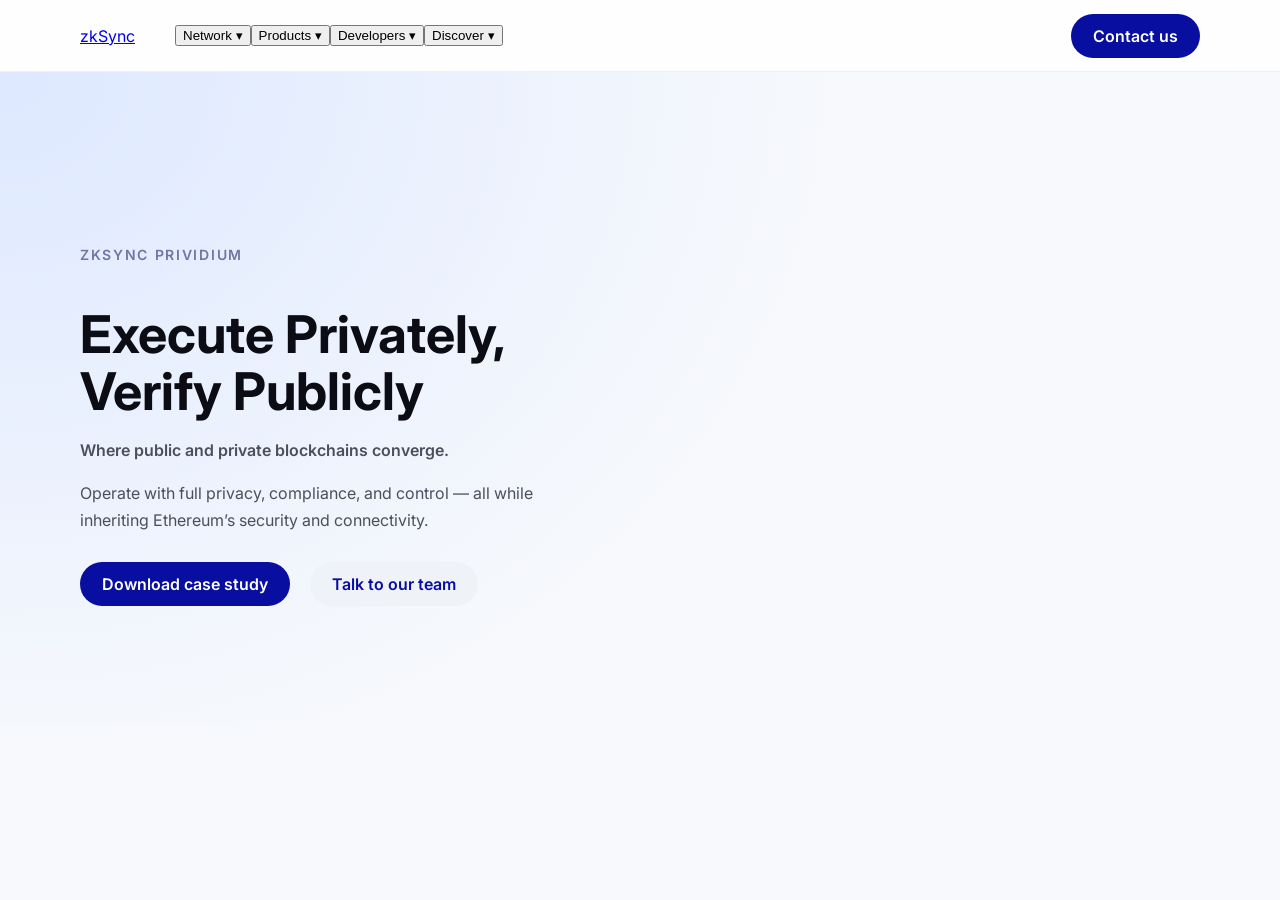
<file: header.html>
<!DOCTYPE html>
<html lang="en">
<head>
  <meta charset="UTF-8" />
  <title>ZKsync Prividium – Execute Privately, Verify Publicly</title>
  <meta name="viewport" content="width=device-width, initial-scale=1" />

  <!-- Inter font -->
  <link rel="preconnect" href="https://fonts.googleapis.com">
  <link rel="preconnect" href="https://fonts.gstatic.com" crossorigin>
  <link href="https://fonts.googleapis.com/css2?family=Inter:wght@400;500;600;700&display=swap" rel="stylesheet">

  <link rel="stylesheet" href="styles.css" />
</head>
<body>
  <div class="page">

    <!-- NAVBAR -->
    <header class="nav">
      <div class="nav-left">
        <a href="#" class="nav-logo">
          <!-- Quick SVG “ZKsync-ish” placeholder logo -->
          <span class="nav-logo-mark"></span>
          <span class="nav-logo-text">zkSync</span>
        </a>

        <nav class="nav-links">
          <button class="nav-link">
            <span>Network</span>
            <span class="nav-link-chevron">▾</span>
          </button>
          <button class="nav-link">
            <span>Products</span>
            <span class="nav-link-chevron">▾</span>
          </button>
          <button class="nav-link">
            <span>Developers</span>
            <span class="nav-link-chevron">▾</span>
          </button>
          <button class="nav-link">
            <span>Discover</span>
            <span class="nav-link-chevron">▾</span>
          </button>
        </nav>
      </div>

      <div class="nav-right">
        <a href="#contact" class="btn btn-primary btn-pill btn-nav">
          <span class="btn-bg-corner btn-bg-corner-left"></span>
          <span class="btn-bg-corner btn-bg-corner-right"></span>
          Contact us
        </a>
      </div>
    </header>

    <!-- HERO SECTION -->
    <main class="hero-wrapper">
      <section class="hero">
        <div class="hero-content">
          <p class="hero-eyebrow">ZKsync Prividium</p>

          <h1 class="hero-title">
            Execute Privately,<br />
            Verify Publicly
          </h1>

          <p class="hero-subtitle hero-subtitle-top">
            Where public and private blockchains converge.
          </p>

          <p class="hero-subtitle">
            Operate with full privacy, compliance, and control — all while inheriting
            Ethereum’s security and connectivity.
          </p>

          <div class="hero-actions">
            <a href="#" class="btn btn-primary btn-pill">
              <span class="btn-bg-corner btn-bg-corner-left"></span>
              <span class="btn-bg-corner btn-bg-corner-right"></span>
              Download case study
            </a>

            <a href="#contact" class="btn btn-secondary btn-pill">
              Talk to our team
            </a>
          </div>
        </div>

        <div class="hero-visual">
          <!-- Simplified hero visualization based on your Figma composition -->
          <div class="hero-orbit hero-orbit-outer"></div>
          <div class="hero-orbit hero-orbit-middle"></div>
          <div class="hero-orbit hero-orbit-inner"></div>
          <div class="hero-core">
            <div class="hero-core-inner"></div>
          </div>
        </div>
      </section>
    </main>

  </div>
</body>
</html>
</file>
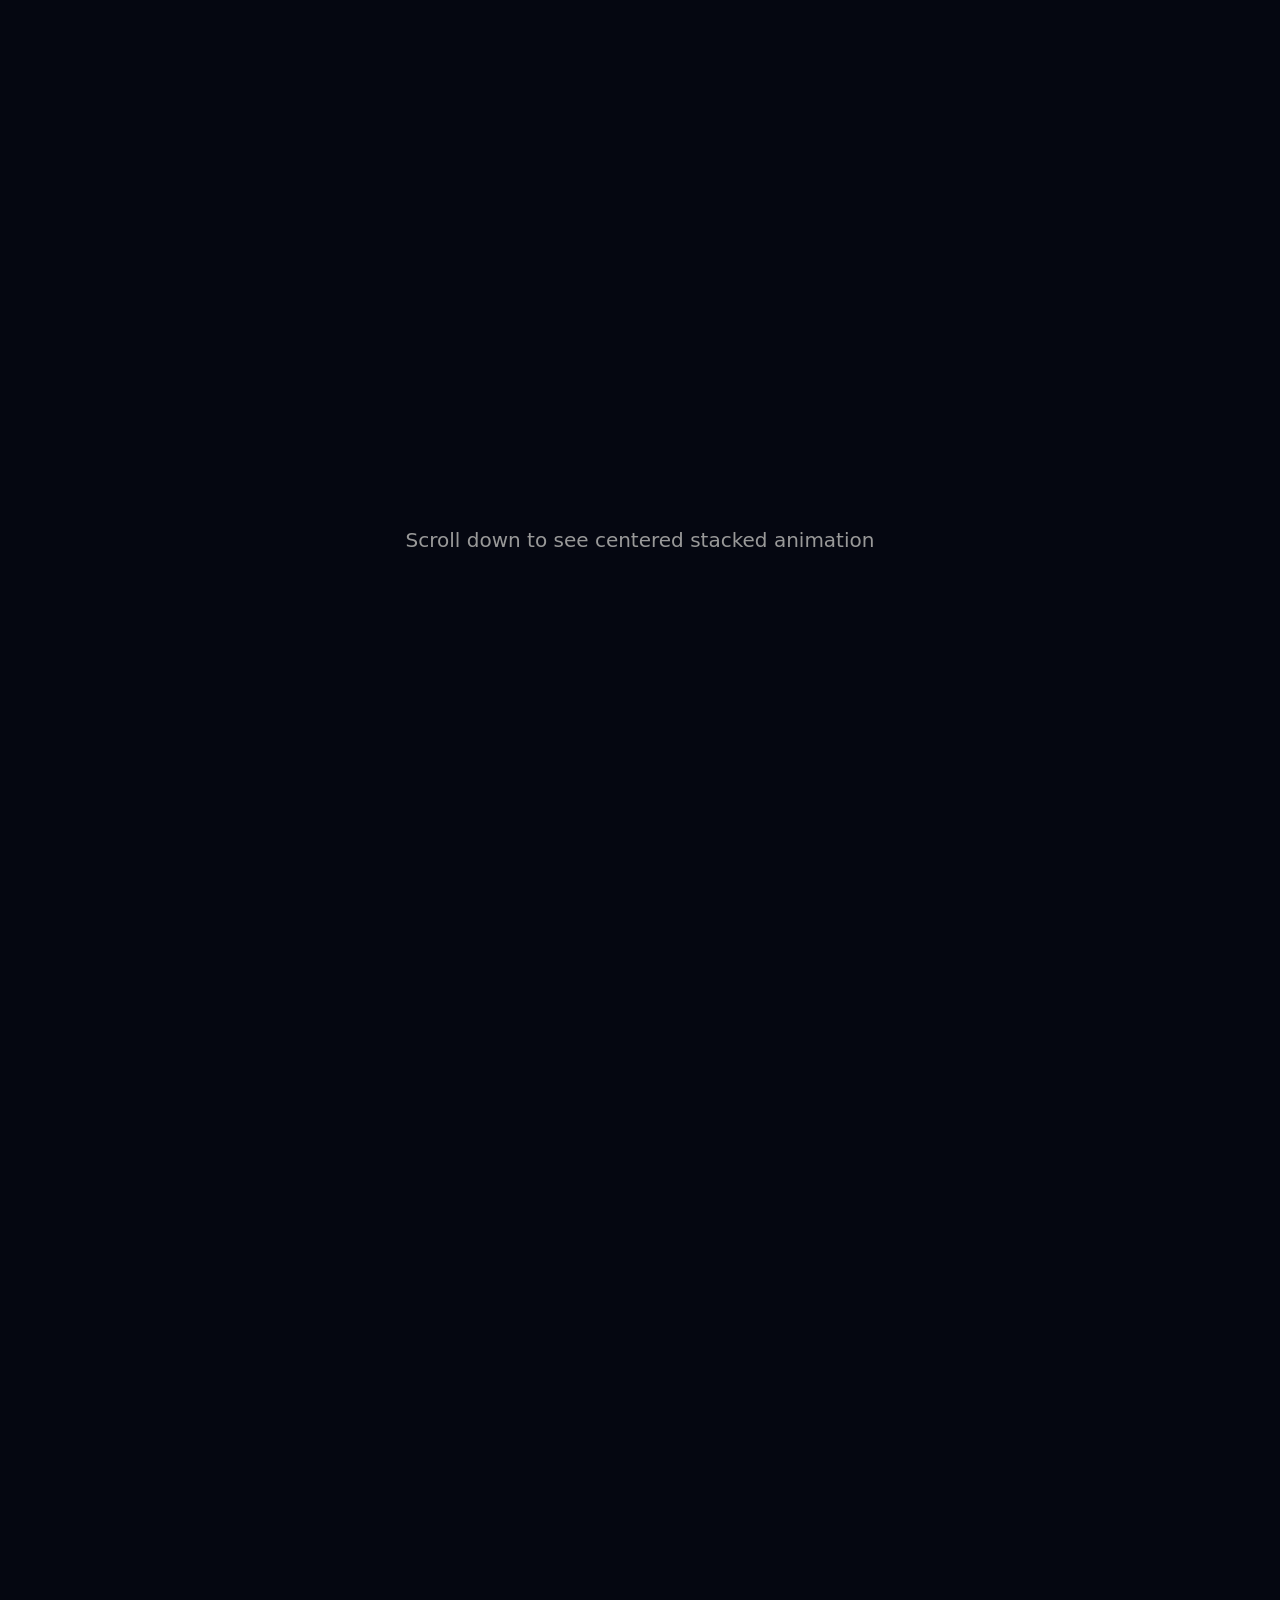
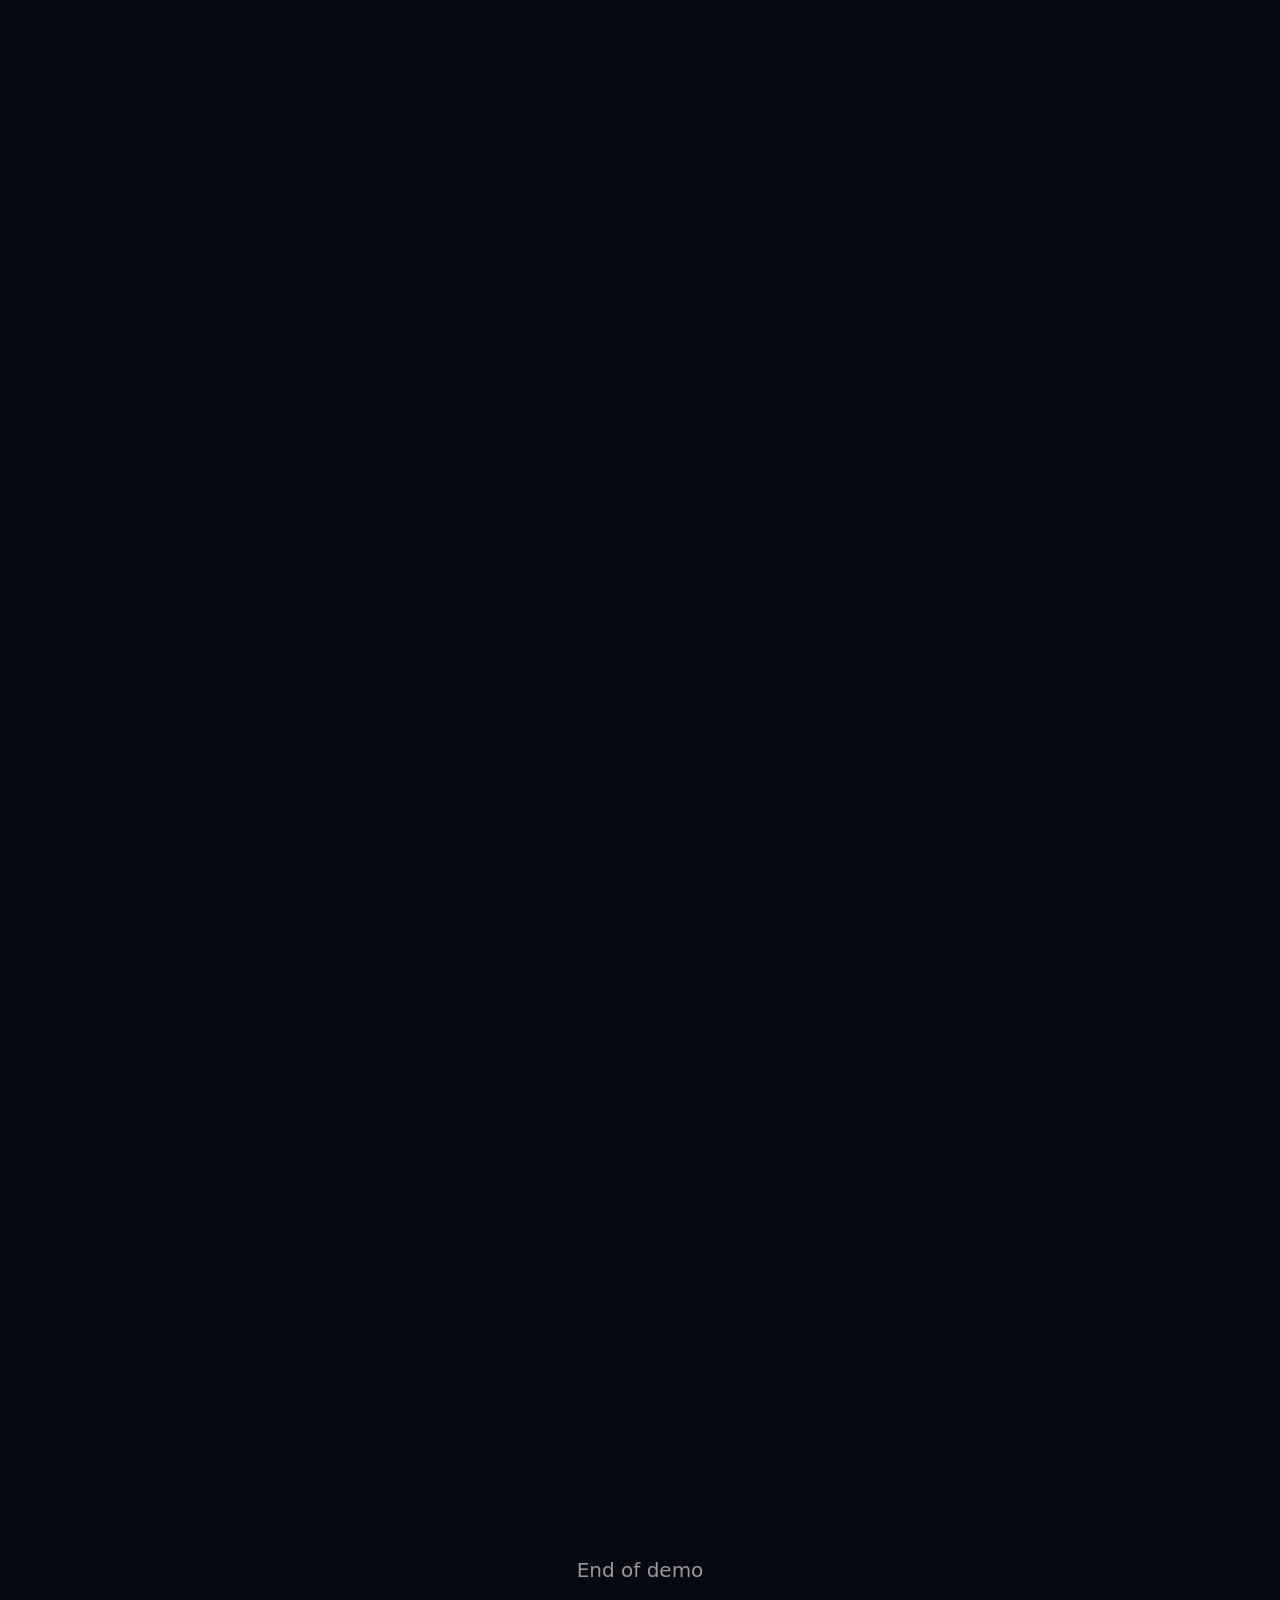
<file: index_scroll.html>
<!doctype html>
<html lang="en">
<head>
  <meta charset="UTF-8" />
  <title>Scroll Effect</title>
  <style>
    body {
      margin: 0;
      font-family: system-ui, -apple-system, BlinkMacSystemFont, "Segoe UI", sans-serif;
      background: #050711;
      color: #ffffff;
      overflow-x: hidden;
    }

    .spacer {
      height: 120vh;
      display: flex;
      align-items: center;
      justify-content: center;
      color: #999;
      font-size: 20px;
    }

    /* Tall scrollable section controlling the whole animation */
    .scrolly-section {
      position: relative;
      height: 350vh;               /* shorter = quicker activation */
      padding: 0 10vw;
      box-sizing: border-box;
    }

    /* Sticky, centered container */
    .scrolly-sticky {
      position: sticky;
      top: 50vh;                    /* perfect vertical center */
      transform: translateY(-50%);
      display: flex;
      align-items: center;
      justify-content: center;      /* center horizontally */
      text-align: center;
    }

    .hero-heading {
      display: flex;
      flex-direction: column;
      gap: 0.4rem;                  /* closer spacing between stacked lines */
      align-items: center;
    }

    .hero-line h1 {
      margin: 0;
      font-size: clamp(2.4rem, 4vw, 4rem);
      font-weight: 700;
      line-height: 1.15;
      white-space: nowrap;
    }

    .hero-line {
      opacity: 0;
      transform: translateX(0);
      transition:
        opacity 0.45s ease,
        transform 0.55s cubic-bezier(0.19, 1, 0.22, 1);
    }

    /* Slide-from directions */
    .hero-line[data-direction="left"] {
      transform: translateX(-40vw);
    }

    .hero-line[data-direction="right"] {
      transform: translateX(40vw);
    }

    .hero-line.is-active {
      opacity: 1;
      transform: translateX(0);
    }
  </style>
</head>
<body>

  <div class="spacer">Scroll down to see centered stacked animation</div>

  <section id="scrolly" class="scrolly-section">
    <div class="scrolly-sticky">
      <div class="hero-heading">

        <div class="hero-line" data-direction="left">
          <h1>Institutions see the potential of blockchain</h1>
        </div>

        <div class="hero-line" data-direction="right">
          <h1>automation, transparency, and programmability that can transform how finance moves.</h1>
        </div>

        <div class="hero-line" data-direction="left">
          <h1>But the very things that make blockchain open and powerful also make it impractical for enterprise use.</h1>
        </div>

        <div class="hero-line" data-direction="right">
          <h1>Public chains expose sensitive data.
 Private chains isolate systems and lose network trust.

The tradeoff between innovation and control has stalled progress.</h1>
        </div>
<div class="hero-line" data-direction="left">
          <h1>Prividium removes that tradeoff.</h1>
        </div>

        <div class="hero-line" data-direction="left">
          <h1> It’s how institutions modernize their infrastructure.  No more sacrificing on privacy, compliance, or trust.</h1>
        </div>
        
      </div>
    </div>
  </section>

  <div class="spacer">End of demo</div>

  <script>
    (function () {
      var section = document.getElementById("scrolly");
      var lines   = section ? section.getElementsByClassName("hero-line") : [];
      if (!section || !lines.length) return;

      /* Smaller number = lines activate sooner */
      var ACTIVATE_EASE = 0.85;

      function setActiveUpTo(index) {
        for (var i = 0; i < lines.length; i++) {
          if (i <= index && index >= 0) {
            lines[i].classList.add("is-active");
          } else {
            lines[i].classList.remove("is-active");
          }
        }
      }

      function onScroll() {
        var rect      = section.getBoundingClientRect();
        var secTop    = rect.top + window.pageYOffset;
        var secHeight = section.offsetHeight;
        var mid       = window.pageYOffset + (window.innerHeight * ACTIVATE_EASE);

        /* Outside the scroll region → hide everything */
        if (mid < secTop || mid > secTop + secHeight) {
          setActiveUpTo(-1);
          return;
        }

        var rel      = mid - secTop;
        var progress = rel / secHeight;
        if (progress < 0) progress = 0;
        if (progress > 1) progress = 1;

        var idx = Math.floor(progress * lines.length);
        if (idx < 0) idx = 0;
        if (idx >= lines.length) idx = lines.length - 1;

        setActiveUpTo(idx);
      }

      window.addEventListener("scroll", onScroll);
      window.addEventListener("resize", onScroll);
      onScroll(); // initial
    })();
  </script>

</body>
</html>
</file>
<file: styles.css>
/* HERO GRADIENT BACKGROUND */
.hero-wrapper {
  width: 100%;
  background: linear-gradient(
      180deg,
      #e8f1ff 0%,
      #f0f5ff 30%,
      #f7f9fc 70%,
      #f7f9fc 100%
  );
  padding-top: 80px;
  padding-bottom: 40px;
}

/* Prevent overrides */
body {
  background: #f7f9fc !important;
}

.hero {
  background: transparent !important;
}




/* =================================================================== */
/* GLOBAL SETTINGS */
/* =================================================================== */
:root {
  --bg-light: #f7f9fc;
  --text-main: #0b0c14;
  --text-muted: #4b4f5c;
  --text-heading: #050314;

  --accent: #070ea0;

  --radius-lg: 32px;
  --radius-md: 20px;
  --radius-sm: 14px;

  --shadow-soft: 0 14px 40px rgba(0, 0, 0, 0.06);
}

*,
*::before,
*::after {
  box-sizing: border-box;
}

body {
  margin: 0;
  font-family: Inter, system-ui, sans-serif;
  background: var(--bg-light);
  color: var(--text-main);
  -webkit-font-smoothing: antialiased;
}

/* Reset */
img {
  max-width: 100%;
  display: block;
}

/* Layout wrapper */
main {
  width: 100%;
}

/* =================================================================== */
/* NAVIGATION */
/* =================================================================== */
.nav {
  width: 100%;
  height: 72px;
  padding: 0 80px;
  display: flex;
  justify-content: space-between;
  align-items: center;

  background: rgba(255,255,255,0.8);
  backdrop-filter: blur(18px);
  position: sticky;
  top: 0;
  z-index: 50;
  border-bottom: 1px solid rgba(0,0,0,0.06);
}

.nav-left {
  display: flex;
  gap: 40px;
  align-items: center;
}

.nav-links a {
  text-decoration: none;
  color: #262b33;
  font-size: 15px;
  font-weight: 500;
  margin-right: 20px;
}

.nav-links {
  display: flex;
  align-items: center;
}

.nav-logo img {
  height: 28px;
}

/* Buttons */
.btn {
  padding: 12px 22px;
  border-radius: 999px;
  font-weight: 600;
  text-decoration: none;
  display: inline-block;
  transition: 0.2s ease;
}

.btn-primary {
  background: var(--accent);
  color: #fff;
}

.btn-primary:hover {
  background: #0a13d0;
}

.btn-secondary {
  background: rgba(239,242,247,0.9);
  color: var(--accent);
}

.btn-secondary:hover {
  background: rgba(224,229,242,1);
}

/* =================================================================== */
/* HERO */
/* =================================================================== */

.hero {
  width: 100%;
  max-width: 1280px;
  margin: 0 auto;
  padding: 80px 80px 40px;
  display: grid;
  grid-template-columns: 1.1fr 1fr;
  gap: 80px;
  align-items: center;
}


.hero-eyebrow {
  text-transform: uppercase;
  letter-spacing: 0.12em;
  font-size: 14px;
  font-weight: 600;
  margin-bottom: 12px;
  color: #7275a4;
}

.hero-title {
  font-size: 52px;
  font-weight: 700;
  line-height: 1.1;
  margin-bottom: 16px;
}

.hero-subtitle-top {
  font-size: 20px;
  margin-bottom: 8px;
  font-weight: 600;
}

.hero-subtitle {
  font-size: 16px;
  line-height: 1.7;
  color: var(--text-muted);
  max-width: 500px;
}

.hero-actions {
  margin-top: 28px;
  display: flex;
  gap: 20px;
}

.hero-visual img {
  width: 100%;
  max-width: 520px;
}

/* HERO BACKGROUND WRAPPER ------------------------------------------ */
.hero-wrapper {
  /* soft zkSync-style dual gradient */
  background:
    radial-gradient(120% 200% at 0% 0%, #dde8ff 0%, #f7f9fc 55%),
    radial-gradient(120% 220% at 100% 0%, #e4f3ff 0%, #f7f9fc 60%);
  padding-bottom: 80px;    /* space only for hero; gradient ends here */
}



/* =================================================================== */
/* OBSERVERS */
/* =================================================================== */

/* SELECT OBSERVERS CARD --------------------------------------------- */
.observers {
  position: relative;
  max-width: 1280px;
  margin: 0 auto 120px;
  padding: 40px 80px;
}

/* card background behind everything in the section */
.observers::before {
  content: "";
  position: absolute;
  inset: 0;
  background: #f7f8ff;
  border-radius: 32px;
  box-shadow: 0 18px 45px rgba(15, 23, 42, 0.06);
  z-index: -1;
}

.observers-eyebrow {
  text-transform: uppercase;
  font-size: 13px;
  letter-spacing: 0.14em;
  font-weight: 600;
  color: #6c6fa4;
  margin: 0 0 30px;
}

/* logo rows stay centered inside card */
.observers-row {
  display: flex;
  justify-content: center;
  align-items: center;
  gap: 56px;
  margin-bottom: 32px;
}

.observers-row:last-child {
  margin-bottom: 0;
}

.observers-row img {
  height: 46px;
  object-fit: contain;
  filter: grayscale(10%);
}


.section-eyebrow {
  text-transform: uppercase;
  font-size: 14px;
  letter-spacing: 0.12em;
  font-weight: 600;
  color: #4b4f5c;
  margin-bottom: 18px;
}

.observers-row {
  display: flex;
  justify-content: center;
  gap: 40px;
  margin-bottom: 34px;
}

.observers-row img {
  height: 46px;
  object-fit: contain;
  filter: grayscale(10%);
}

/* =================================================================== */
/* NARRATIVE SCROLL */
/* =================================================================== */
.narrative {
  width: 100%;
  max-width: 1100px;
  margin: 180px auto 260px;
  padding: 0 80px;
  position: relative;
  min-height: 240vh;
}

.narrative-inner {
  position: sticky;
  top: 20vh;
  text-align: left;
}

.narrative-line {
  font-size: 42px;
  font-weight: 600;
  line-height: 1.2;
  color: var(--text-heading);
  margin-bottom: 26px;
  opacity: 0;
  transform: translateY(40px);
}

/* =================================================================== */
/* NO COMPROMISES SECTION */
/* =================================================================== */

.no-comp {
  width: 100%;
  max-width: 1280px;
  margin: 0 auto 140px;
  padding: 0 80px;
}

.no-comp-header {
  width: 100%;
  margin-bottom: 40px;
}

.no-comp-icons {
  display: grid;
  grid-template-columns: repeat(4, 1fr);
  gap: 26px;
}

.no-comp-icons img {
  width: 100%;
  border-radius: 18px;
}

/* =================================================================== */
/* COMPARISON */
/* =================================================================== */

.comparison {
  width: 100%;
  max-width: 1280px;
  margin: 0 auto 140px;
  padding: 0 80px;
}

.comparison-table {
  width: 100%;
  border-radius: 20px;
  box-shadow: var(--shadow-soft);
}

/* =================================================================== */
/* USE CASES */
/* =================================================================== */

.usecases {
  max-width: 1280px;
  margin: 0 auto 140px;
  padding: 0 80px;
}

.usecases-grid {
  display: grid;
  grid-template-columns: repeat(5, 1fr);
  gap: 26px;
}

.usecases-grid img {
  border-radius: 20px;
  width: 100%;
  object-fit: cover;
}

/* =================================================================== */
/* RESEARCH */
/* =================================================================== */

.research {
  max-width: 1280px;
  padding: 0 80px;
  margin: 0 auto 140px;
}

.research-grid {
  display: grid;
  grid-template-columns: 1fr 1fr;
  gap: 26px;
}

.research-grid img {
  border-radius: 20px;
  width: 100%;
}

/* =================================================================== */
/* TESTIMONIAL */
/* =================================================================== */

.testimonial {
  max-width: 1280px;
  padding: 0 80px;
  margin: 0 auto 140px;
}

.testimonial-photo {
  width: 100%;
  border-radius: 20px;
  margin-bottom: 20px;
}

.testimonial-logo {
  width: 180px;
}

/* =================================================================== */
/* CONTACT */
/* =================================================================== */

.contact {
  max-width: 1280px;
  padding: 0 80px;
  margin: 0 auto 180px;
}

.contact-bg {
  width: 100%;
  border-radius: 32px;
}

/* =================================================================== */
/* FOOTER */
/* =================================================================== */

.footer {
  padding: 40px 80px 20px;
  background: #02010f;
  color: #ccd0d8;
  text-align: left;
}

.footer-logo {
  height: 26px;
  margin-bottom: 12px;
}

.footer p {
  margin: 0;
  font-size: 13px;
}

/* =================================================================== */
/* RESPONSIVE */
/* =================================================================== */

@media (max-width: 1024px) {
  .hero {
    grid-template-columns: 1fr;
    padding: 60px 24px 80px;
    text-align: left;
  }

  .hero-visual img {
    margin: 0 auto;
  }

  .observers,
  .narrative,
  .no-comp,
  .comparison,
  .usecases,
  .research,
  .testimonial,
  .contact {
    padding: 0 24px;
  }

  .usecases-grid {
    grid-template-columns: repeat(2, 1fr);
  }

  .no-comp-icons {
    grid-template-columns: repeat(2, 1fr);
  }

  .research-grid {
    grid-template-columns: 1fr;
  }
}

@media (max-width: 640px) {
  .usecases-grid {
    grid-template-columns: 1fr;
  }

  .no-comp-icons {
    grid-template-columns: 1fr;
  }

  .narrative-line {
    font-size: 28px;
  }

  .nav {
    padding: 0 24px;
  }

  .nav-links {
    display: none;
  }
}

@media (max-width: 640px) {
  .observers {
    padding: 28px 20px;
  }

  .observers-row {
    flex-wrap: wrap;
    gap: 24px;
  }

  .observers-row img {
    height: 32px;
  }
}
</file>
